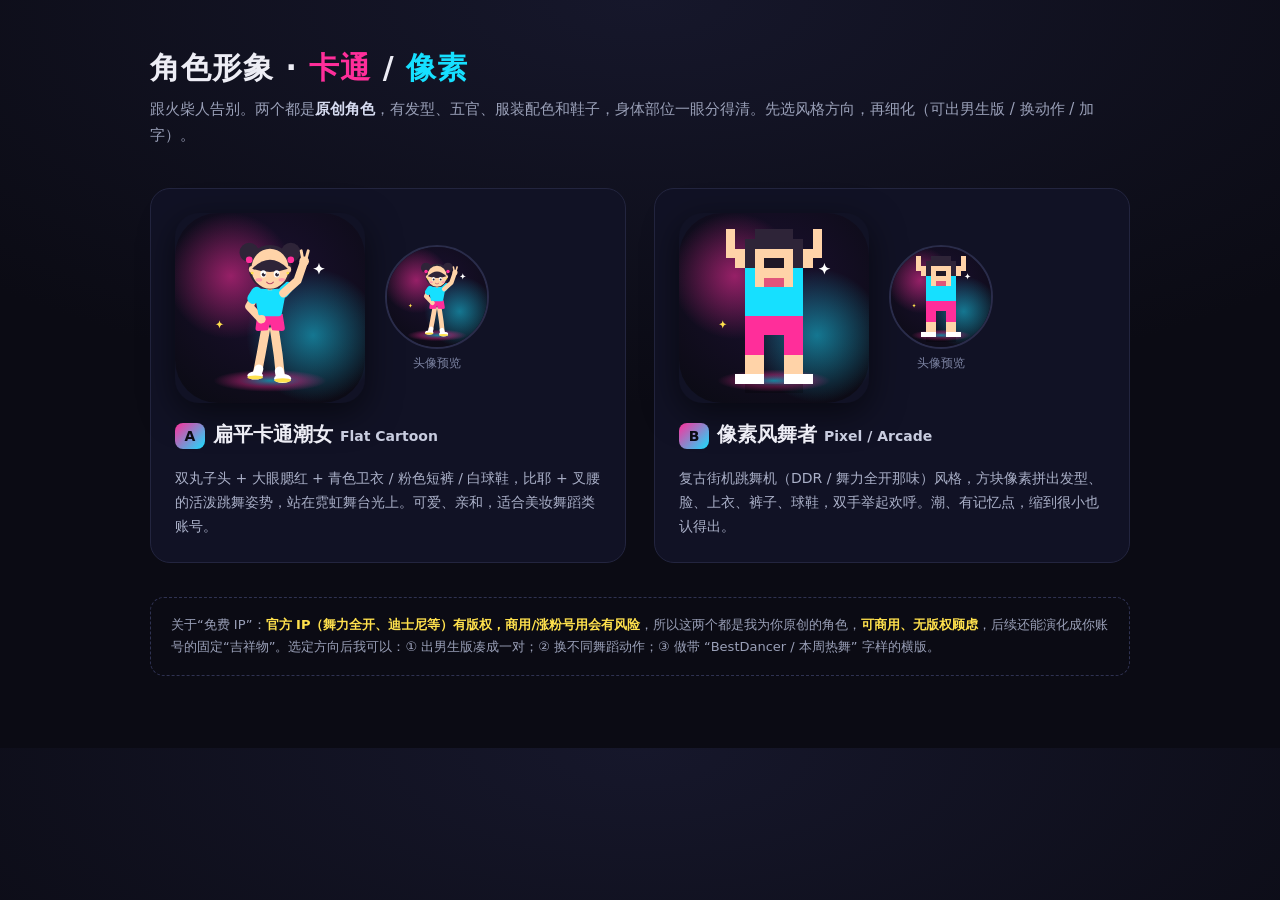
<file: brand/logo-candidates/characters.html>
<!doctype html>
<html lang="zh-CN">
<head>
<meta charset="utf-8"/>
<meta name="viewport" content="width=device-width, initial-scale=1"/>
<title>角色形象 · 卡通 / 像素</title>
<style>
  :root{--pink:#FF2E9A; --cyan:#16E0FF; --yellow:#FFE14D; --ink:#EDEDF5;}
  *{box-sizing:border-box}
  body{margin:0; padding:48px 32px 72px; background:radial-gradient(120% 90% at 50% 0%, #16172b 0%, #0B0B14 60%);
    color:var(--ink); font-family:"Segoe UI",system-ui,-apple-system,"Microsoft YaHei",sans-serif;}
  header{max-width:980px; margin:0 auto 40px}
  h1{margin:0 0 8px; font-size:30px; letter-spacing:1px}
  h1 b{color:var(--pink)} h1 i{font-style:normal; color:var(--cyan)}
  .sub{color:#9aa0b8; font-size:15px; line-height:1.7; margin:0}
  .sub b{color:#d6dbf0}
  .grid{max-width:980px; margin:0 auto; display:grid; grid-template-columns:repeat(auto-fit,minmax(360px,1fr)); gap:28px}
  .card{background:#111225; border:1px solid #23253f; border-radius:20px; padding:24px; display:flex; flex-direction:column; gap:18px}
  .shots{display:flex; align-items:center; gap:20px}
  .square{width:190px; height:190px; border-radius:24px; overflow:hidden; flex:0 0 auto; box-shadow:0 10px 34px rgba(0,0,0,.55)}
  .square img{width:100%; height:100%; display:block}
  .avatar{width:104px; height:104px; border-radius:50%; overflow:hidden; flex:0 0 auto; border:2px solid #2a2c4a}
  .avatar img{width:100%; height:100%; display:block}
  .avatar-label{font-size:12px; color:#7d84a3; text-align:center; margin-top:6px}
  .no{display:inline-block; min-width:30px; height:26px; line-height:26px; text-align:center; border-radius:8px;
      background:linear-gradient(135deg,var(--pink),var(--cyan)); color:#0B0B14; font-weight:700; font-size:14px; margin-right:8px; padding:0 8px}
  .name{font-size:20px; font-weight:700; margin:0}
  .zh{color:#c8ccdf; font-size:14px}
  .desc{margin:0; color:#aab0c8; font-size:14px; line-height:1.7}
  .note{max-width:980px; margin:34px auto 0; padding:16px 20px; border:1px dashed #2f3252; border-radius:14px; color:#9aa0b8; font-size:13px; line-height:1.7}
  .note b{color:var(--yellow)}
</style>
</head>
<body>
<header>
  <h1>角色形象 · <b>卡通</b> / <i>像素</i></h1>
  <p class="sub">跟火柴人告别。两个都是<b>原创角色</b>，有发型、五官、服装配色和鞋子，身体部位一眼分得清。先选风格方向，再细化（可出男生版 / 换动作 / 加字）。</p>
</header>

<main class="grid">
  <section class="card">
    <div class="shots">
      <div class="square"><img src="char-cartoon-girl.svg" alt="Cartoon Girl"/></div>
      <div><div class="avatar"><img src="char-cartoon-girl.svg" alt=""/></div><div class="avatar-label">头像预览</div></div>
    </div>
    <h2 class="name"><span class="no">A</span>扁平卡通潮女 <span class="zh">Flat Cartoon</span></h2>
    <p class="desc">双丸子头 + 大眼腮红 + 青色卫衣 / 粉色短裤 / 白球鞋，比耶 + 叉腰的活泼跳舞姿势，站在霓虹舞台光上。可爱、亲和，适合美妆舞蹈类账号。</p>
  </section>

  <section class="card">
    <div class="shots">
      <div class="square"><img src="char-pixel-dancer.svg" alt="Pixel Dancer"/></div>
      <div><div class="avatar"><img src="char-pixel-dancer.svg" alt=""/></div><div class="avatar-label">头像预览</div></div>
    </div>
    <h2 class="name"><span class="no">B</span>像素风舞者 <span class="zh">Pixel / Arcade</span></h2>
    <p class="desc">复古街机跳舞机（DDR / 舞力全开那味）风格，方块像素拼出发型、脸、上衣、裤子、球鞋，双手举起欢呼。潮、有记忆点，缩到很小也认得出。</p>
  </section>
</main>

<div class="note">
  关于“免费 IP”：<b>官方 IP（舞力全开、迪士尼等）有版权，商用/涨粉号用会有风险</b>，所以这两个都是我为你原创的角色，<b>可商用、无版权顾虑</b>，后续还能演化成你账号的固定“吉祥物”。选定方向后我可以：① 出男生版凑成一对；② 换不同舞蹈动作；③ 做带 “BestDancer / 本周热舞” 字样的横版。
</div>
</body>
</html>
</file>
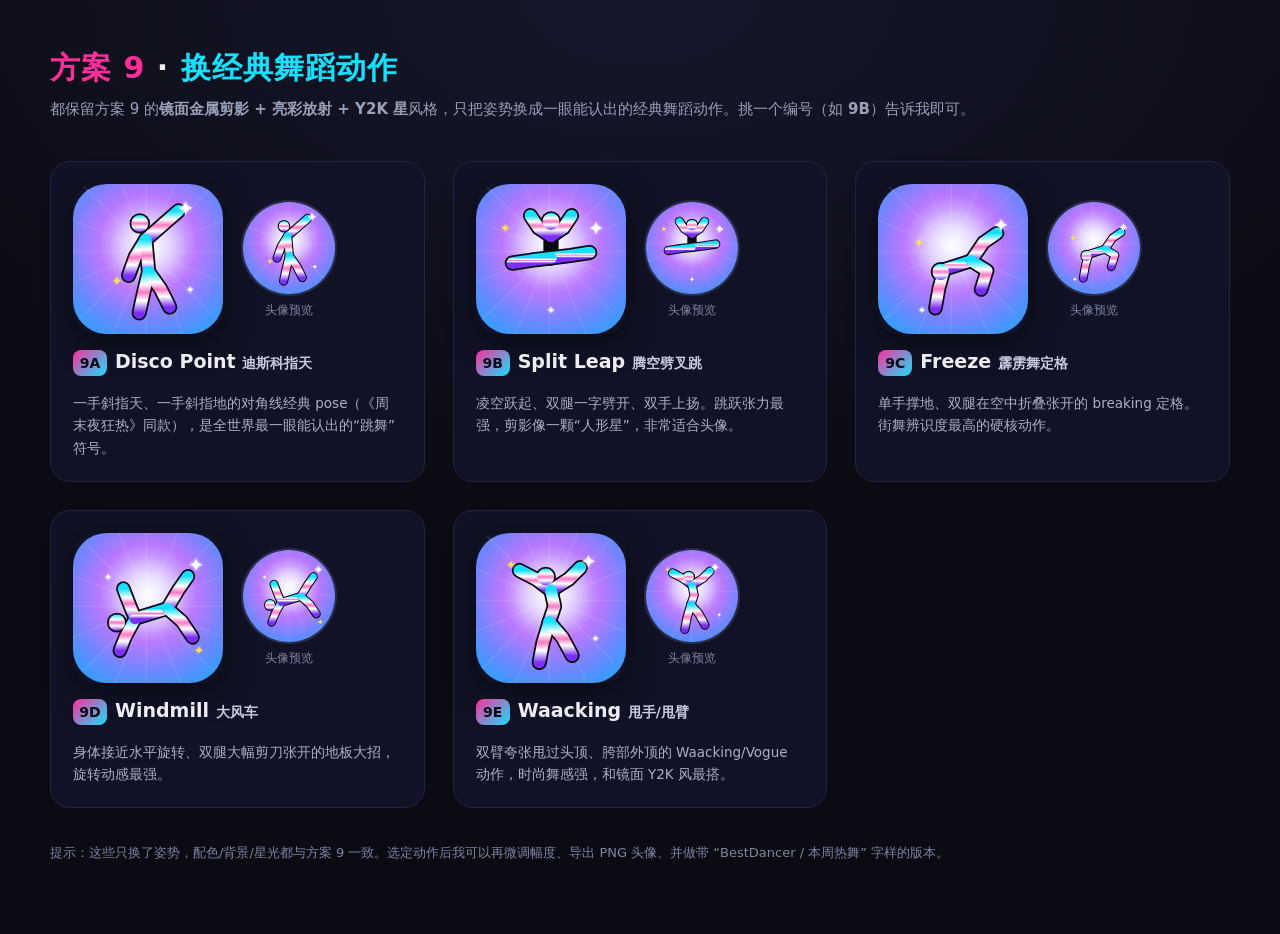
<file: brand/logo-candidates/poses.html>
<!doctype html>
<html lang="zh-CN">
<head>
<meta charset="utf-8"/>
<meta name="viewport" content="width=device-width, initial-scale=1"/>
<title>方案 9 · 换经典舞蹈动作</title>
<style>
  :root{--base:#0B0B14; --pink:#FF2E9A; --cyan:#16E0FF; --yellow:#FFE14D; --ink:#EDEDF5;}
  *{box-sizing:border-box}
  body{margin:0; padding:48px 32px 72px; background:radial-gradient(120% 90% at 50% 0%, #16172b 0%, #0B0B14 60%);
    color:var(--ink); font-family:"Segoe UI",system-ui,-apple-system,"Microsoft YaHei",sans-serif;}
  header{max-width:1180px; margin:0 auto 40px}
  h1{margin:0 0 8px; font-size:30px; letter-spacing:1px}
  h1 b{color:var(--pink)} h1 i{font-style:normal; color:var(--cyan)}
  .sub{color:#9aa0b8; font-size:15px; line-height:1.6; margin:0}
  .grid{max-width:1180px; margin:0 auto; display:grid; grid-template-columns:repeat(auto-fit,minmax(300px,1fr)); gap:28px}
  .card{background:#111225; border:1px solid #23253f; border-radius:20px; padding:22px; display:flex; flex-direction:column; gap:16px}
  .shots{display:flex; align-items:center; gap:18px}
  .square{width:150px; height:150px; border-radius:22px; overflow:hidden; flex:0 0 auto; box-shadow:0 8px 30px rgba(0,0,0,.5)}
  .square img{width:100%; height:100%; display:block}
  .avatar{width:96px; height:96px; border-radius:50%; overflow:hidden; flex:0 0 auto; border:2px solid #2a2c4a}
  .avatar img{width:100%; height:100%; display:block}
  .avatar-label{font-size:12px; color:#7d84a3; text-align:center; margin-top:6px}
  .no{display:inline-block; min-width:34px; height:26px; line-height:26px; text-align:center; border-radius:8px;
      background:linear-gradient(135deg,var(--pink),var(--cyan)); color:#0B0B14; font-weight:700; font-size:14px; margin-right:8px; padding:0 6px}
  .name{font-size:19px; font-weight:700; margin:0}
  .zh{color:#c8ccdf; font-size:14px}
  .desc{margin:0; color:#aab0c8; font-size:13.5px; line-height:1.65}
  footer{max-width:1180px; margin:36px auto 0; color:#7d84a3; font-size:13px}
</style>
</head>
<body>
<header>
  <h1><b>方案 9</b> · <i>换经典舞蹈动作</i></h1>
  <p class="sub">都保留方案 9 的<b>镜面金属剪影 + 亮彩放射 + Y2K 星</b>风格，只把姿势换成一眼能认出的经典舞蹈动作。挑一个编号（如 <b>9B</b>）告诉我即可。</p>
</header>

<main class="grid">
  <section class="card">
    <div class="shots">
      <div class="square"><img src="9a-disco-point.svg" alt="Disco Point"/></div>
      <div><div class="avatar"><img src="9a-disco-point.svg" alt=""/></div><div class="avatar-label">头像预览</div></div>
    </div>
    <h2 class="name"><span class="no">9A</span>Disco Point <span class="zh">迪斯科指天</span></h2>
    <p class="desc">一手斜指天、一手斜指地的对角线经典 pose（《周末夜狂热》同款），是全世界最一眼能认出的“跳舞”符号。</p>
  </section>

  <section class="card">
    <div class="shots">
      <div class="square"><img src="9b-split-leap.svg" alt="Split Leap"/></div>
      <div><div class="avatar"><img src="9b-split-leap.svg" alt=""/></div><div class="avatar-label">头像预览</div></div>
    </div>
    <h2 class="name"><span class="no">9B</span>Split Leap <span class="zh">腾空劈叉跳</span></h2>
    <p class="desc">凌空跃起、双腿一字劈开、双手上扬。跳跃张力最强，剪影像一颗“人形星”，非常适合头像。</p>
  </section>

  <section class="card">
    <div class="shots">
      <div class="square"><img src="9c-freeze.svg" alt="Breaking Freeze"/></div>
      <div><div class="avatar"><img src="9c-freeze.svg" alt=""/></div><div class="avatar-label">头像预览</div></div>
    </div>
    <h2 class="name"><span class="no">9C</span>Freeze <span class="zh">霹雳舞定格</span></h2>
    <p class="desc">单手撑地、双腿在空中折叠张开的 breaking 定格。街舞辨识度最高的硬核动作。</p>
  </section>

  <section class="card">
    <div class="shots">
      <div class="square"><img src="9d-windmill.svg" alt="Windmill"/></div>
      <div><div class="avatar"><img src="9d-windmill.svg" alt=""/></div><div class="avatar-label">头像预览</div></div>
    </div>
    <h2 class="name"><span class="no">9D</span>Windmill <span class="zh">大风车</span></h2>
    <p class="desc">身体接近水平旋转、双腿大幅剪刀张开的地板大招，旋转动感最强。</p>
  </section>

  <section class="card">
    <div class="shots">
      <div class="square"><img src="9e-waacking.svg" alt="Waacking"/></div>
      <div><div class="avatar"><img src="9e-waacking.svg" alt=""/></div><div class="avatar-label">头像预览</div></div>
    </div>
    <h2 class="name"><span class="no">9E</span>Waacking <span class="zh">甩手/甩臂</span></h2>
    <p class="desc">双臂夸张甩过头顶、胯部外顶的 Waacking/Vogue 动作，时尚舞感强，和镜面 Y2K 风最搭。</p>
  </section>
</main>

<footer>提示：这些只换了姿势，配色/背景/星光都与方案 9 一致。选定动作后我可以再微调幅度、导出 PNG 头像、并做带 “BestDancer / 本周热舞” 字样的版本。</footer>
</body>
</html>
</file>
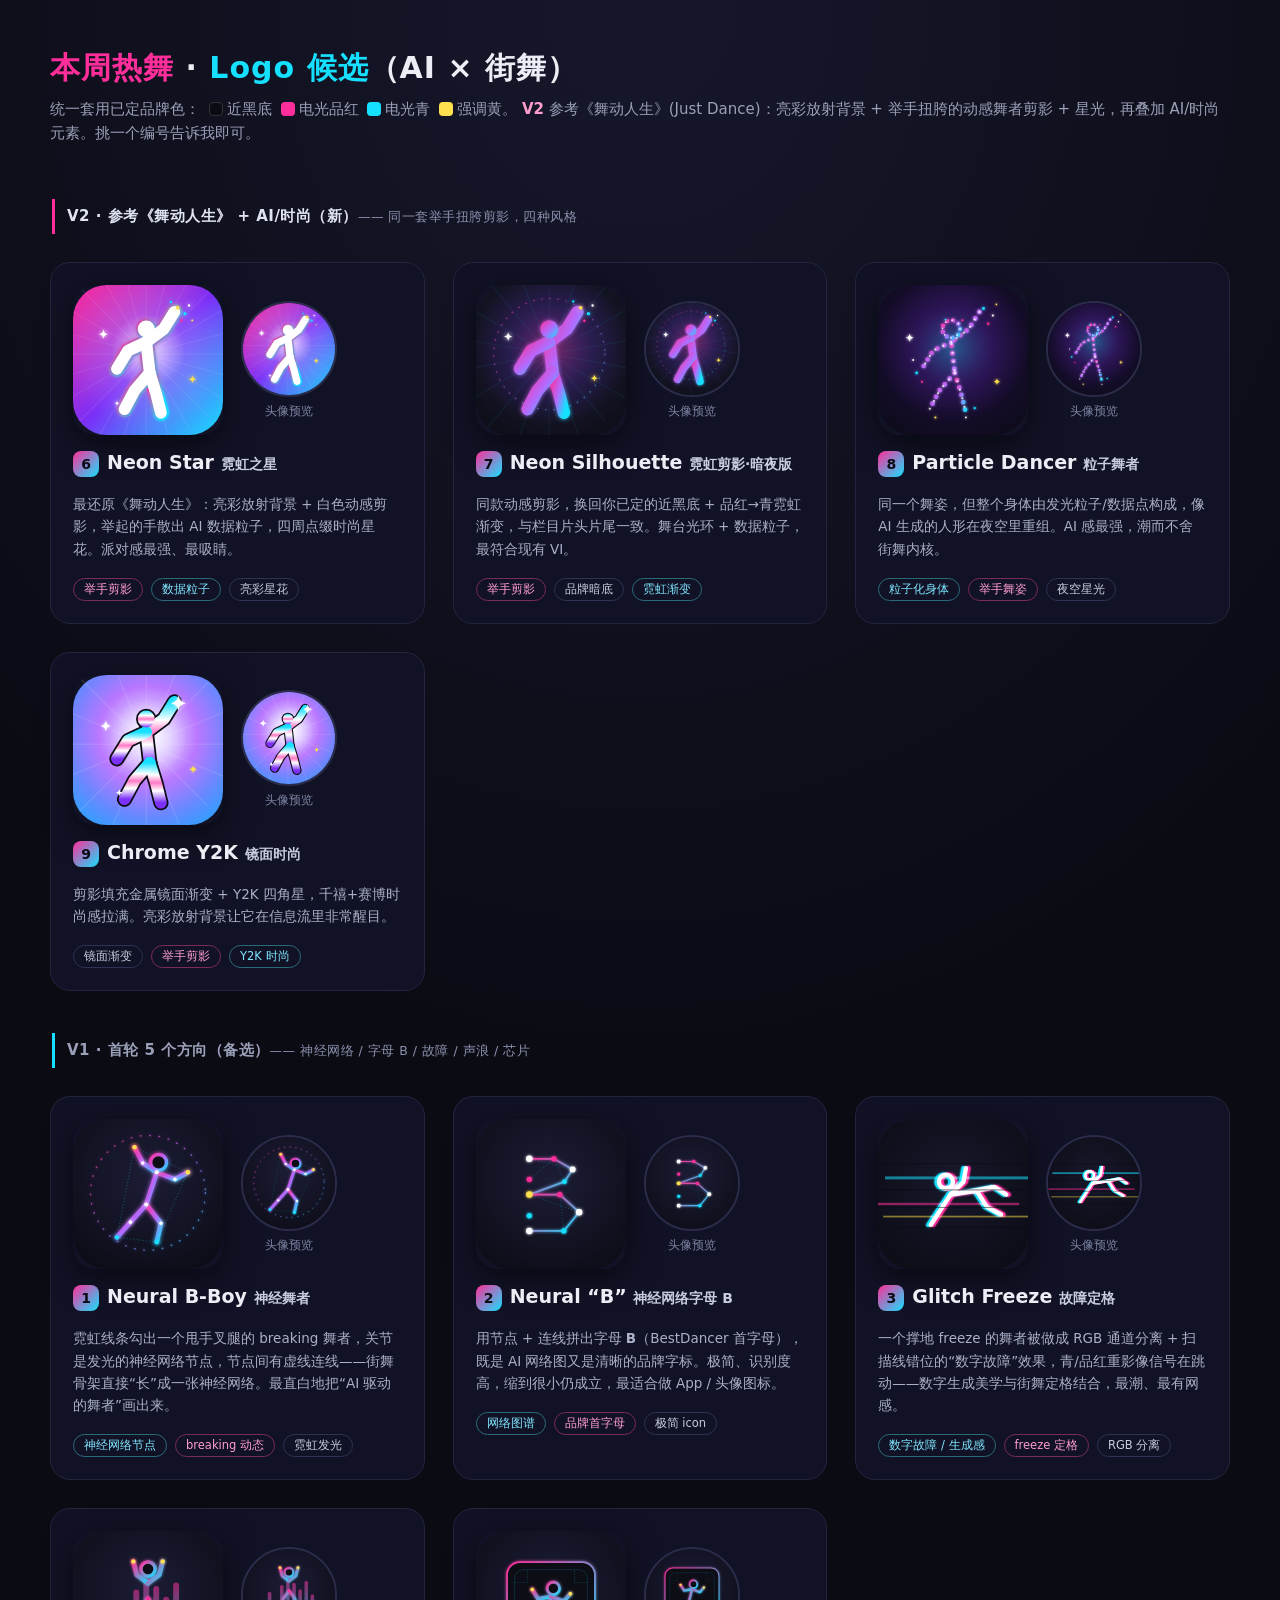
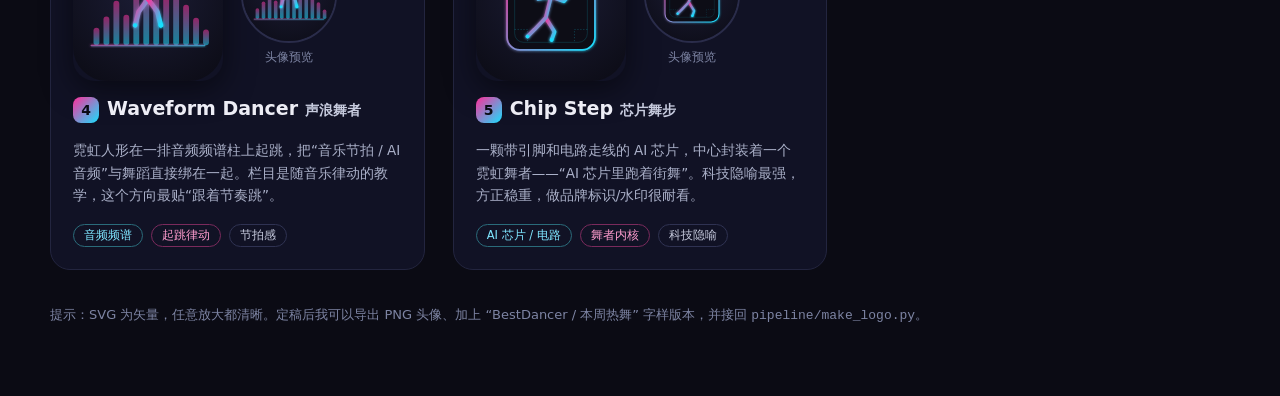
<file: brand/logo-candidates/preview.html>
<!doctype html>
<html lang="zh-CN">
<head>
<meta charset="utf-8"/>
<meta name="viewport" content="width=device-width, initial-scale=1"/>
<title>本周热舞 · Logo 候选</title>
<style>
  :root{
    --base:#0B0B14; --pink:#FF2E9A; --cyan:#16E0FF; --yellow:#FFE14D; --ink:#EDEDF5;
  }
  *{box-sizing:border-box}
  body{
    margin:0; padding:48px 32px 72px; background:radial-gradient(120% 90% at 50% 0%, #16172b 0%, #0B0B14 60%);
    color:var(--ink); font-family:"Segoe UI",system-ui,-apple-system,"Microsoft YaHei",sans-serif;
  }
  header{max-width:1180px; margin:0 auto 40px}
  h1{margin:0 0 8px; font-size:30px; letter-spacing:1px}
  h1 b{color:var(--pink)} h1 i{font-style:normal; color:var(--cyan)}
  .sub{color:#9aa0b8; font-size:15px; line-height:1.6; margin:0}
  .swatch{display:inline-block; width:14px; height:14px; border-radius:4px; vertical-align:-2px; margin:0 4px}
  .grid{max-width:1180px; margin:0 auto; display:grid; grid-template-columns:repeat(auto-fit,minmax(320px,1fr)); gap:28px}
  .divider{grid-column:1/-1; margin:14px 2px 0; padding:8px 0 8px 12px; font-size:15px; font-weight:700; letter-spacing:.5px; color:#dfe3f2; border-left:3px solid var(--pink)}
  .divider.v1{border-left-color:var(--cyan); color:#9aa0b8; font-weight:600}
  .divider small{font-weight:400; color:#8b91ad}
  .card{
    background:#111225; border:1px solid #23253f; border-radius:20px; padding:22px; display:flex; flex-direction:column; gap:16px;
  }
  .shots{display:flex; align-items:center; gap:18px}
  .square{width:150px; height:150px; border-radius:22px; overflow:hidden; flex:0 0 auto; box-shadow:0 8px 30px rgba(0,0,0,.5)}
  .square img{width:100%; height:100%; display:block}
  .avatar{width:96px; height:96px; border-radius:50%; overflow:hidden; flex:0 0 auto; border:2px solid #2a2c4a}
  .avatar img{width:100%; height:100%; display:block}
  .avatar-label{font-size:12px; color:#7d84a3; text-align:center; margin-top:6px}
  .no{display:inline-block; min-width:26px; height:26px; line-height:26px; text-align:center; border-radius:8px;
      background:linear-gradient(135deg,var(--pink),var(--cyan)); color:#0B0B14; font-weight:700; font-size:14px; margin-right:8px}
  .name{font-size:19px; font-weight:700; margin:0}
  .zh{color:#c8ccdf; font-size:14px}
  .desc{margin:0; color:#aab0c8; font-size:13.5px; line-height:1.65}
  .tags{display:flex; gap:8px; flex-wrap:wrap; margin-top:2px}
  .tag{font-size:11.5px; padding:3px 10px; border-radius:999px; border:1px solid #2f3252; color:#c8ccdf}
  .tag.ai{border-color:#2a6b7a; color:#7fe6ff}
  .tag.dance{border-color:#7a2a5c; color:#ff9dcf}
  footer{max-width:1180px; margin:36px auto 0; color:#7d84a3; font-size:13px}
</style>
</head>
<body>
<header>
  <h1><b>本周热舞</b> · <i>Logo 候选</i>（AI × 街舞）</h1>
  <p class="sub">
    统一套用已定品牌色：
    <span class="swatch" style="background:#0B0B14;border:1px solid #333"></span>近黑底
    <span class="swatch" style="background:#FF2E9A"></span>电光品红
    <span class="swatch" style="background:#16E0FF"></span>电光青
    <span class="swatch" style="background:#FFE14D"></span>强调黄。
    <b style="color:#FF9DCF">V2</b> 参考《舞动人生》(Just Dance)：亮彩放射背景 + 举手扭胯的动感舞者剪影 + 星光，再叠加 AI/时尚元素。挑一个编号告诉我即可。
  </p>
</header>

<main class="grid">
  <p class="divider">V2 · 参考《舞动人生》 + AI/时尚（新）<small>—— 同一套举手扭胯剪影，四种风格</small></p>

  <section class="card">
    <div class="shots">
      <div class="square"><img src="6-neon-star.svg" alt="Neon Star Dancer"/></div>
      <div><div class="avatar"><img src="6-neon-star.svg" alt=""/></div><div class="avatar-label">头像预览</div></div>
    </div>
    <h2 class="name"><span class="no">6</span>Neon Star <span class="zh">霓虹之星</span></h2>
    <p class="desc">最还原《舞动人生》：亮彩放射背景 + 白色动感剪影，举起的手散出 AI 数据粒子，四周点缀时尚星花。派对感最强、最吸睛。</p>
    <div class="tags"><span class="tag dance">举手剪影</span><span class="tag ai">数据粒子</span><span class="tag">亮彩星花</span></div>
  </section>

  <section class="card">
    <div class="shots">
      <div class="square"><img src="7-neon-silhouette.svg" alt="Neon Silhouette"/></div>
      <div><div class="avatar"><img src="7-neon-silhouette.svg" alt=""/></div><div class="avatar-label">头像预览</div></div>
    </div>
    <h2 class="name"><span class="no">7</span>Neon Silhouette <span class="zh">霓虹剪影·暗夜版</span></h2>
    <p class="desc">同款动感剪影，换回你已定的近黑底 + 品红→青霓虹渐变，与栏目片头片尾一致。舞台光环 + 数据粒子，最符合现有 VI。</p>
    <div class="tags"><span class="tag dance">举手剪影</span><span class="tag">品牌暗底</span><span class="tag ai">霓虹渐变</span></div>
  </section>

  <section class="card">
    <div class="shots">
      <div class="square"><img src="8-particle-dancer.svg" alt="Particle Dancer"/></div>
      <div><div class="avatar"><img src="8-particle-dancer.svg" alt=""/></div><div class="avatar-label">头像预览</div></div>
    </div>
    <h2 class="name"><span class="no">8</span>Particle Dancer <span class="zh">粒子舞者</span></h2>
    <p class="desc">同一个舞姿，但整个身体由发光粒子/数据点构成，像 AI 生成的人形在夜空里重组。AI 感最强，潮而不舍街舞内核。</p>
    <div class="tags"><span class="tag ai">粒子化身体</span><span class="tag dance">举手舞姿</span><span class="tag">夜空星光</span></div>
  </section>

  <section class="card">
    <div class="shots">
      <div class="square"><img src="9-chrome-y2k.svg" alt="Chrome Y2K"/></div>
      <div><div class="avatar"><img src="9-chrome-y2k.svg" alt=""/></div><div class="avatar-label">头像预览</div></div>
    </div>
    <h2 class="name"><span class="no">9</span>Chrome Y2K <span class="zh">镜面时尚</span></h2>
    <p class="desc">剪影填充金属镜面渐变 + Y2K 四角星，千禧+赛博时尚感拉满。亮彩放射背景让它在信息流里非常醒目。</p>
    <div class="tags"><span class="tag">镜面渐变</span><span class="tag dance">举手剪影</span><span class="tag ai">Y2K 时尚</span></div>
  </section>

  <p class="divider v1">V1 · 首轮 5 个方向（备选）<small>—— 神经网络 / 字母 B / 故障 / 声浪 / 芯片</small></p>

  <section class="card">
    <div class="shots">
      <div class="square"><img src="1-neural-bboy.svg" alt="Neural B-Boy"/></div>
      <div><div class="avatar"><img src="1-neural-bboy.svg" alt=""/></div><div class="avatar-label">头像预览</div></div>
    </div>
    <h2 class="name"><span class="no">1</span>Neural B-Boy <span class="zh">神经舞者</span></h2>
    <p class="desc">霓虹线条勾出一个甩手叉腿的 breaking 舞者，关节是发光的神经网络节点，节点间有虚线连线——街舞骨架直接“长”成一张神经网络。最直白地把“AI 驱动的舞者”画出来。</p>
    <div class="tags"><span class="tag ai">神经网络节点</span><span class="tag dance">breaking 动态</span><span class="tag">霓虹发光</span></div>
  </section>

  <section class="card">
    <div class="shots">
      <div class="square"><img src="2-neural-b.svg" alt="Neural B"/></div>
      <div><div class="avatar"><img src="2-neural-b.svg" alt=""/></div><div class="avatar-label">头像预览</div></div>
    </div>
    <h2 class="name"><span class="no">2</span>Neural “B” <span class="zh">神经网络字母 B</span></h2>
    <p class="desc">用节点 + 连线拼出字母 <b>B</b>（BestDancer 首字母），既是 AI 网络图又是清晰的品牌字标。极简、识别度高，缩到很小仍成立，最适合做 App / 头像图标。</p>
    <div class="tags"><span class="tag ai">网络图谱</span><span class="tag dance">品牌首字母</span><span class="tag">极简 icon</span></div>
  </section>

  <section class="card">
    <div class="shots">
      <div class="square"><img src="3-glitch-freeze.svg" alt="Glitch Freeze"/></div>
      <div><div class="avatar"><img src="3-glitch-freeze.svg" alt=""/></div><div class="avatar-label">头像预览</div></div>
    </div>
    <h2 class="name"><span class="no">3</span>Glitch Freeze <span class="zh">故障定格</span></h2>
    <p class="desc">一个撑地 freeze 的舞者被做成 RGB 通道分离 + 扫描线错位的“数字故障”效果，青/品红重影像信号在跳动——数字生成美学与街舞定格结合，最潮、最有网感。</p>
    <div class="tags"><span class="tag ai">数字故障 / 生成感</span><span class="tag dance">freeze 定格</span><span class="tag">RGB 分离</span></div>
  </section>

  <section class="card">
    <div class="shots">
      <div class="square"><img src="4-waveform-dancer.svg" alt="Waveform Dancer"/></div>
      <div><div class="avatar"><img src="4-waveform-dancer.svg" alt=""/></div><div class="avatar-label">头像预览</div></div>
    </div>
    <h2 class="name"><span class="no">4</span>Waveform Dancer <span class="zh">声浪舞者</span></h2>
    <p class="desc">霓虹人形在一排音频频谱柱上起跳，把“音乐节拍 / AI 音频”与舞蹈直接绑在一起。栏目是随音乐律动的教学，这个方向最贴“跟着节奏跳”。</p>
    <div class="tags"><span class="tag ai">音频频谱</span><span class="tag dance">起跳律动</span><span class="tag">节拍感</span></div>
  </section>

  <section class="card">
    <div class="shots">
      <div class="square"><img src="5-chip-step.svg" alt="AI Chip Step"/></div>
      <div><div class="avatar"><img src="5-chip-step.svg" alt=""/></div><div class="avatar-label">头像预览</div></div>
    </div>
    <h2 class="name"><span class="no">5</span>Chip Step <span class="zh">芯片舞步</span></h2>
    <p class="desc">一颗带引脚和电路走线的 AI 芯片，中心封装着一个霓虹舞者——“AI 芯片里跑着街舞”。科技隐喻最强，方正稳重，做品牌标识/水印很耐看。</p>
    <div class="tags"><span class="tag ai">AI 芯片 / 电路</span><span class="tag dance">舞者内核</span><span class="tag">科技隐喻</span></div>
  </section>
</main>

<footer>提示：SVG 为矢量，任意放大都清晰。定稿后我可以导出 PNG 头像、加上 “BestDancer / 本周热舞” 字样版本，并接回 <code>pipeline/make_logo.py</code>。</footer>
</body>
</html>
</file>
